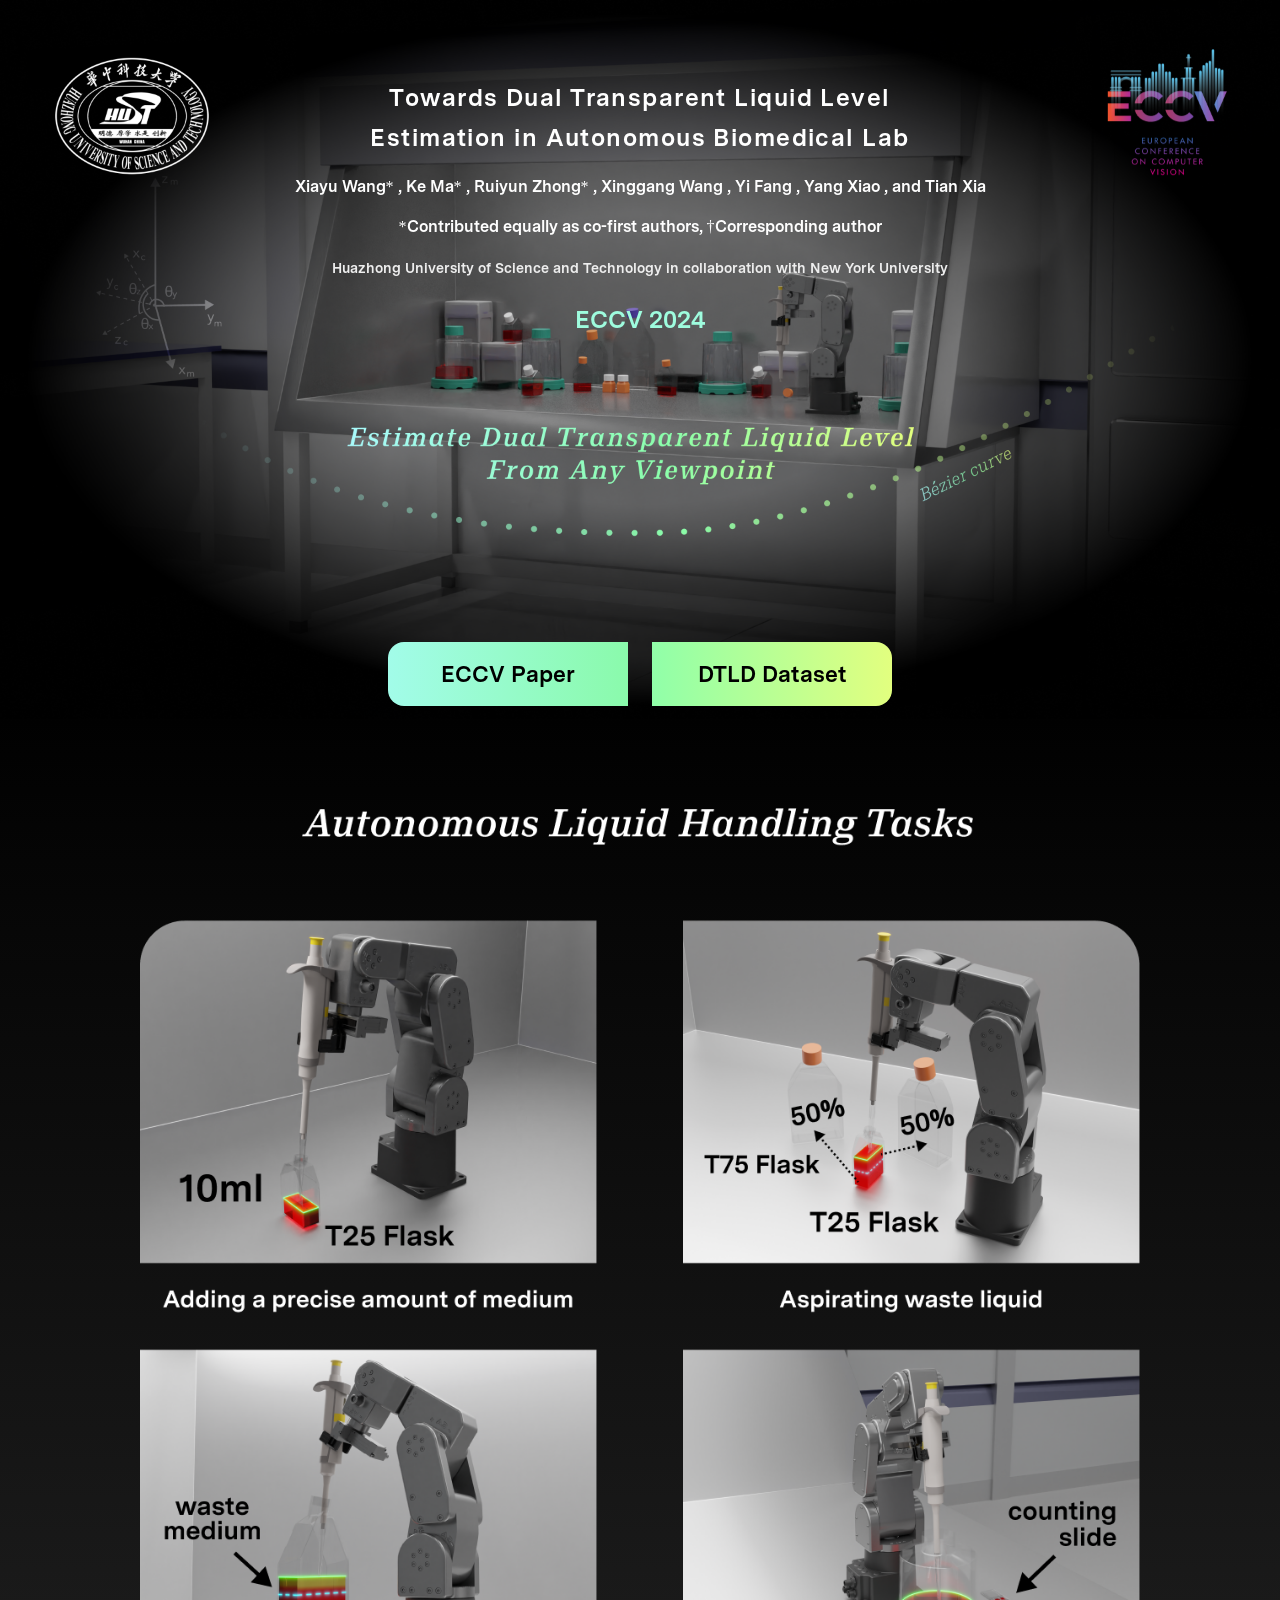
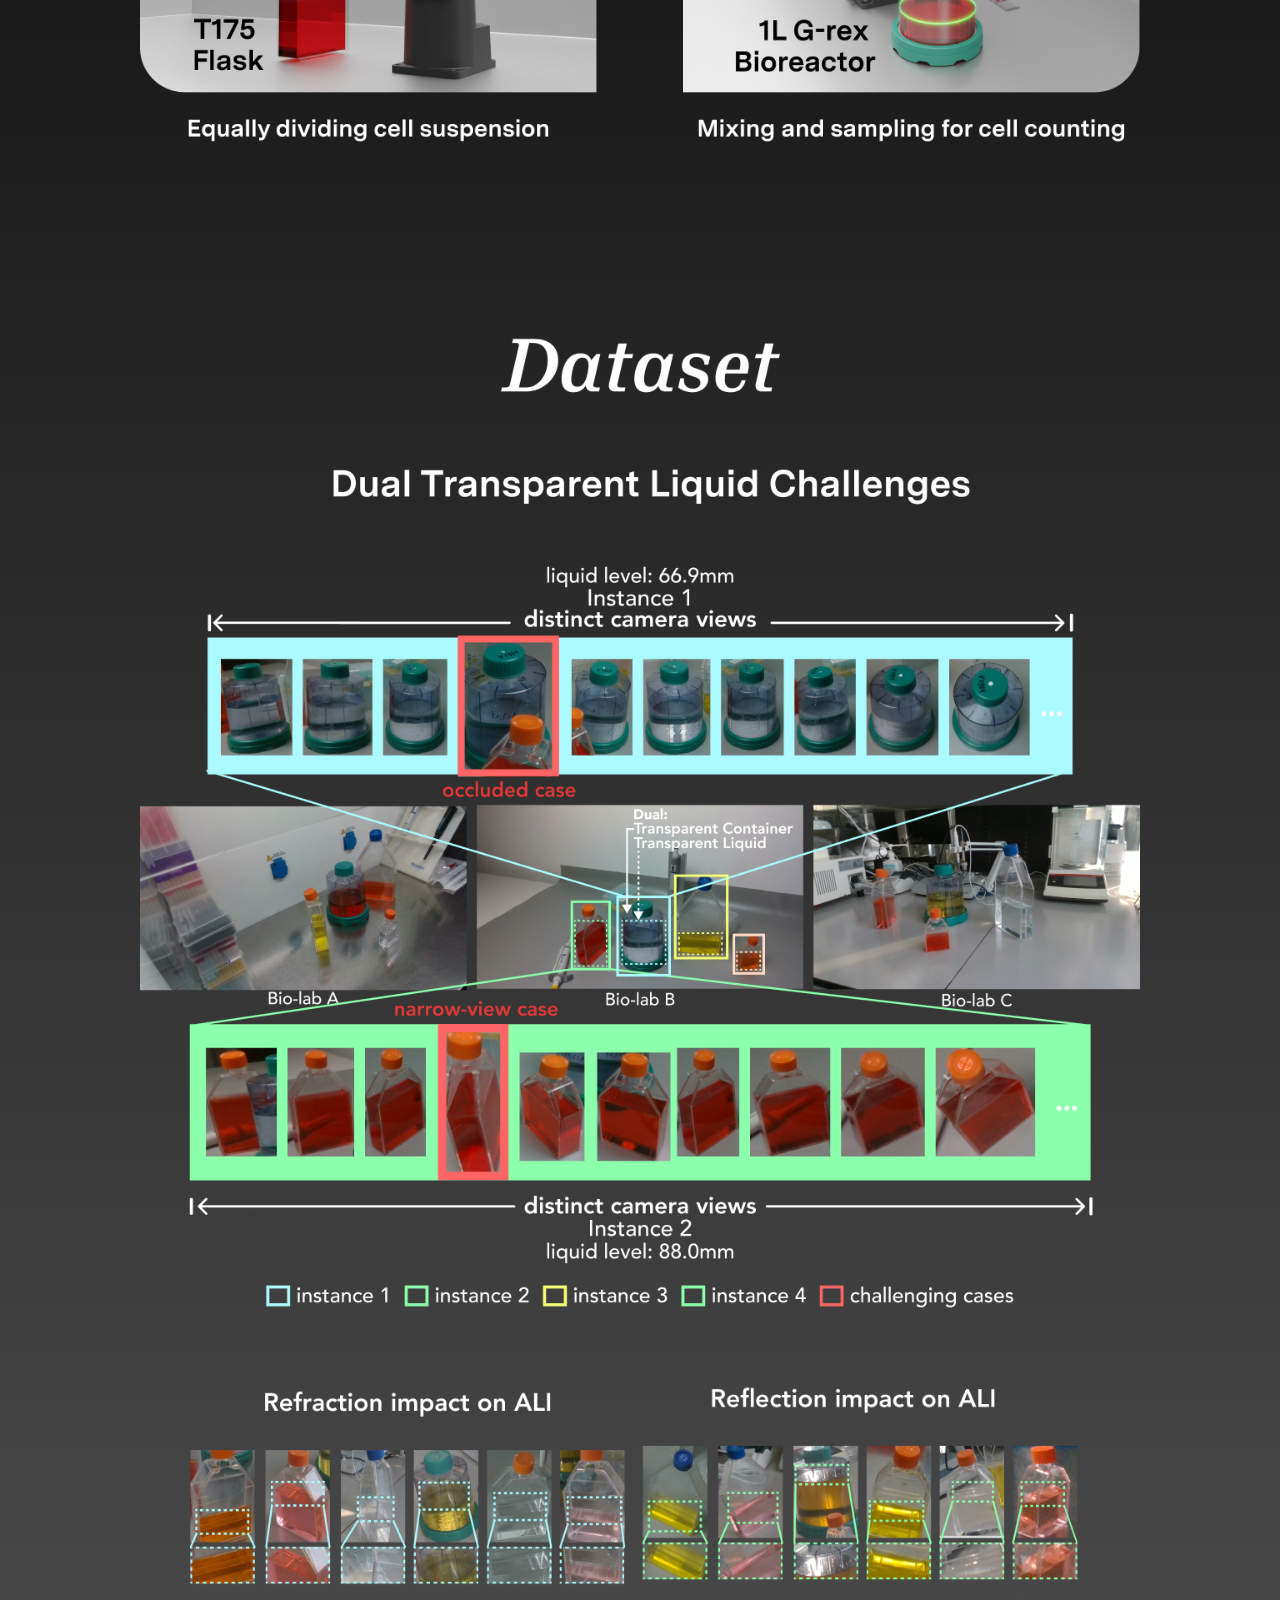
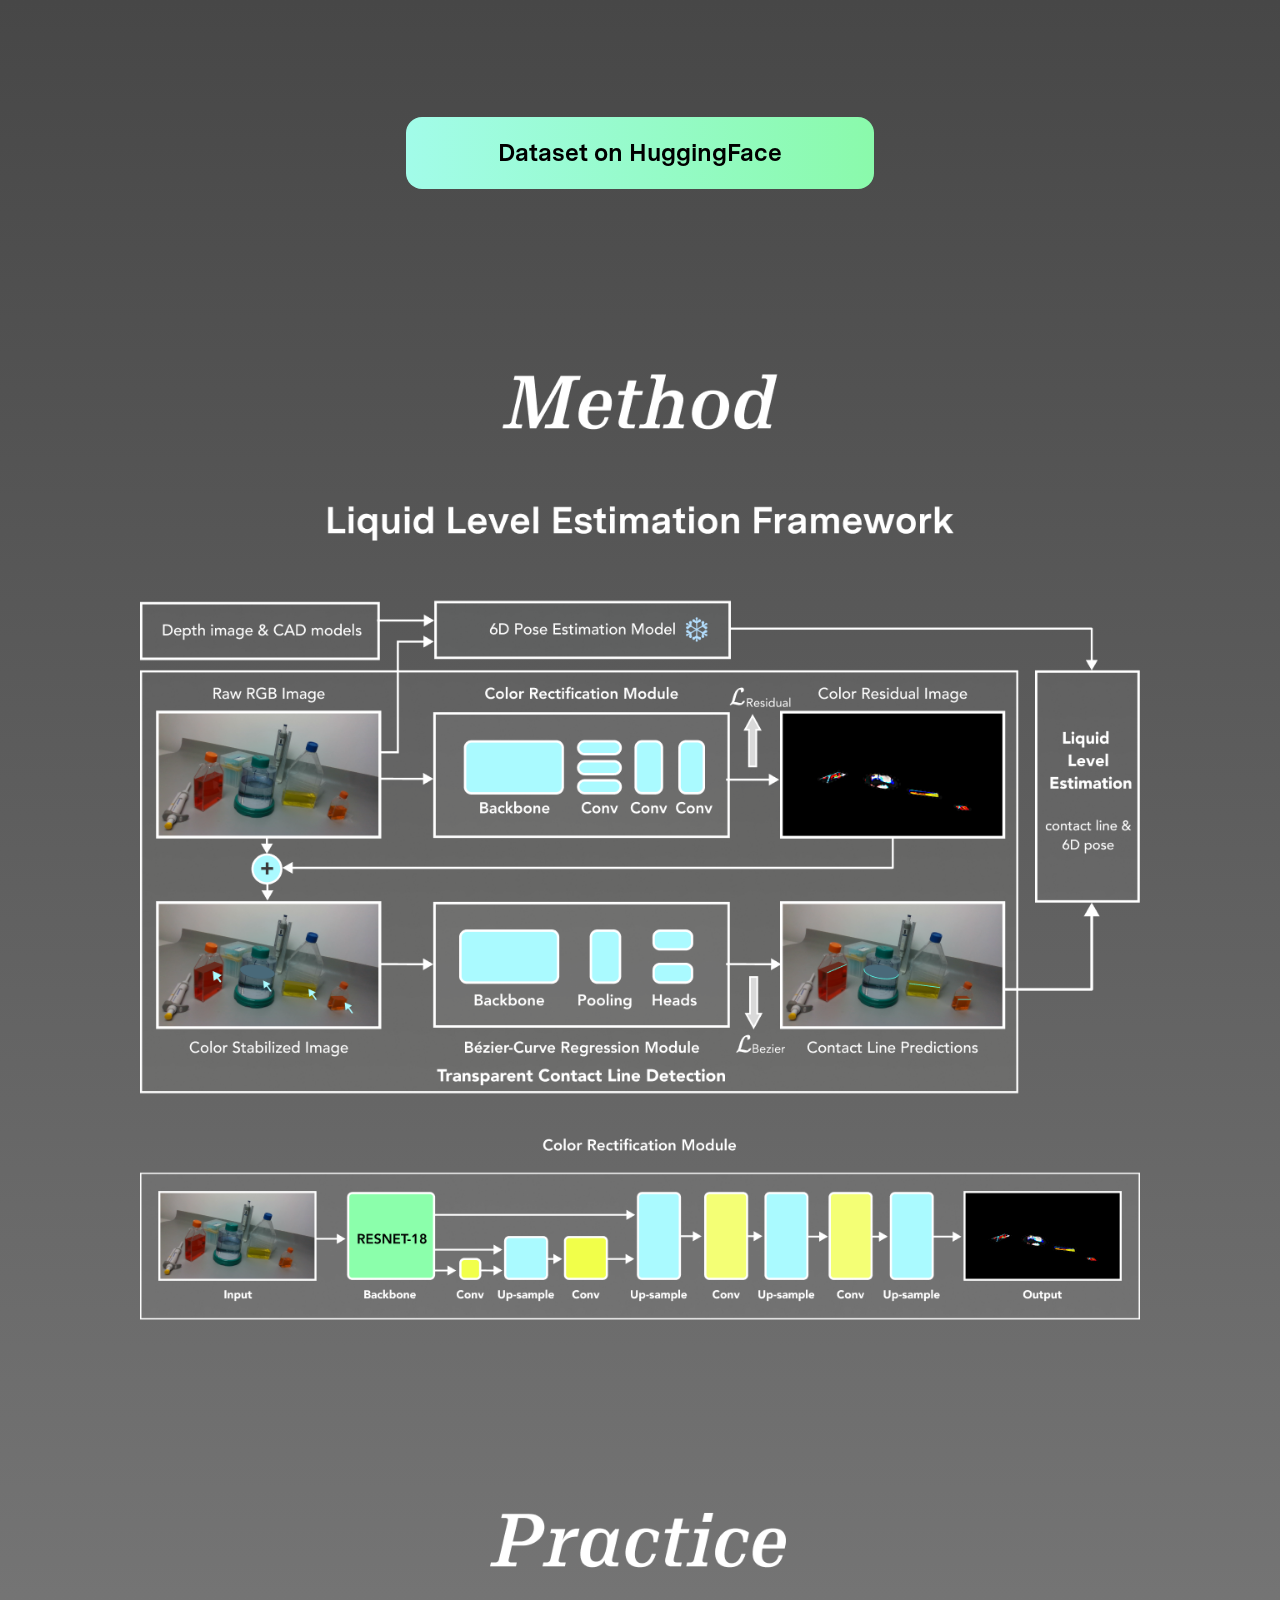
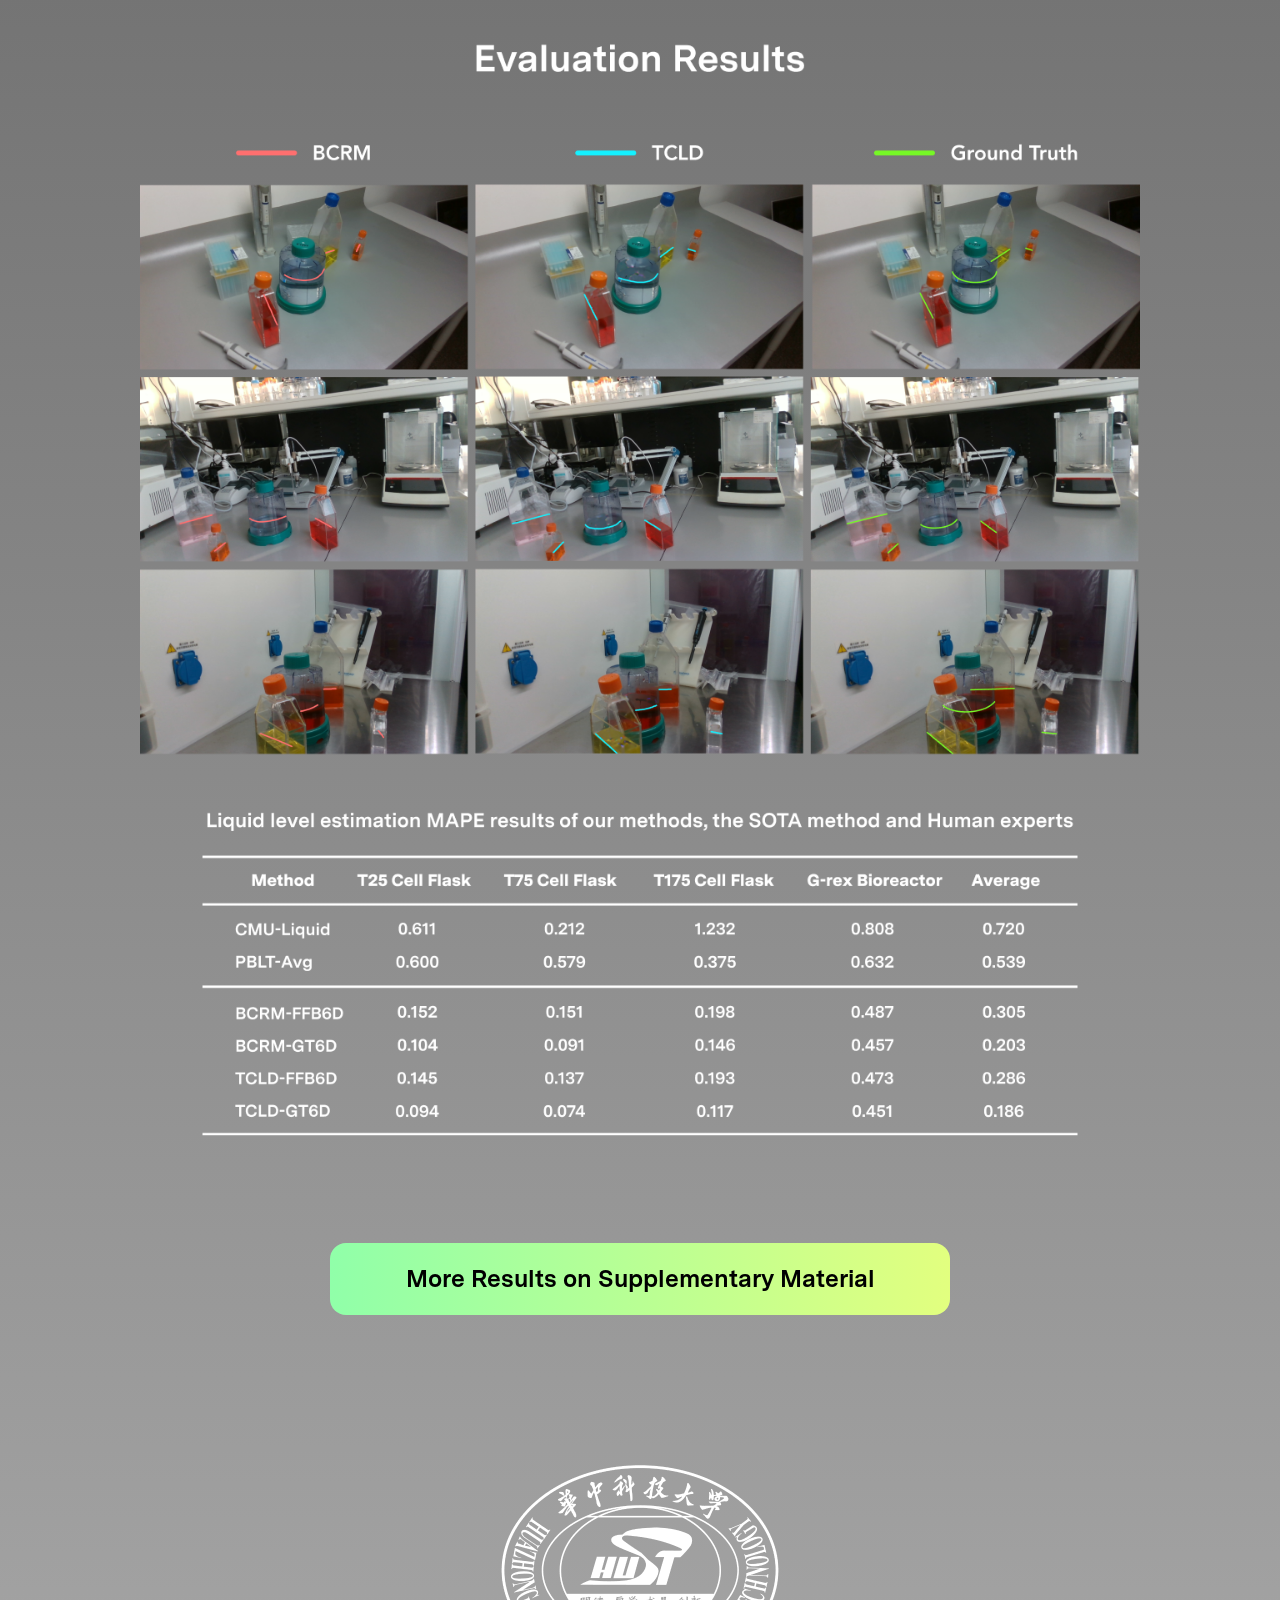
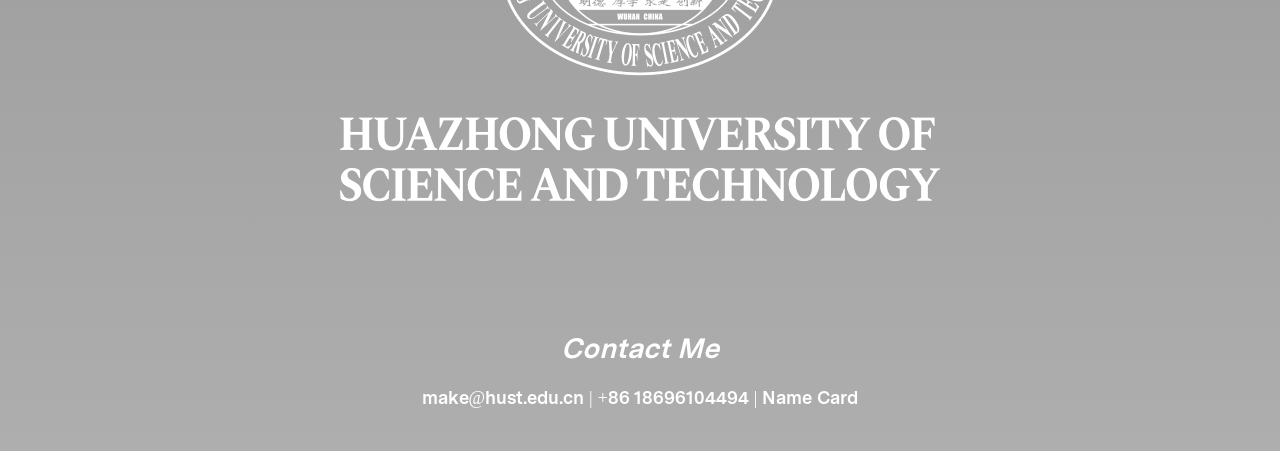
<file: index.html>
<!DOCTYPE html>
<html lang="en">
<head>
    <meta charset="UTF-8">
    <meta name="viewport" content="width=device-width, initial-scale=1.0">
    <title>Liquid Level Estimation</title>
    <link rel="stylesheet" href="style.css">
</head>
<body>
    <!-- Banner Section -->
    <header class="banner">
        <div class="banner-content">
            <h1>Towards Dual Transparent Liquid Level Estimation in Autonomous Biomedical Lab</h1>
            <h2>Xiayu Wang* , Ke Ma* , Ruiyun Zhong* , Xinggang Wang , Yi Fang , Yang Xiao , and Tian Xia</h2>
            <h2>*Contributed equally as co-first authors, †Corresponding author</h2>
            <h3>Huazhong University of Science and Technology in collaboration with New York University</h3>
            <h4><a href="https://eccv.ecva.net/" target="_blank">ECCV 2024</a></h4>
            <div class="banner-buttons">
                <a href="ECCV_Paper.pdf" target="_blank" class="btn-left">ECCV Paper</a>
                <a href="https://github.com/dualtransparency/TCLD" target="_blank" class="btn-right">DTLD Dataset</a>
            </div>
        </div>
    </header>
    <div class="content">
    <!-- First Image Section -->
    <section class="image-section">
        <img src="section1.png" alt="Autonomous Liquid Handling Tasks">
    </section>

    <!-- Second Image Section -->
    <section class="image-section">
        <img src="section2.png" alt="Dataset: Dual Transparent Liquid Challenges">
        <div class="section-btn dataset-btn">
            <a href="https://huggingface.co/datasets/z7r7y7/DLTD" target="_blank" class="btn-left">Dataset on HuggingFace</a>
        </div>
    </section>

    <!-- Third Image Section -->
    <section class="image-section">
        <img src="section3.png" alt="Method: Liquid Level Estimation Framework">
    </section>

    <!-- Fourth Image Section -->
    <section class="image-section">
        <img src="section4.png" alt="Practice: Evaluation Results">
        <div class="section-btn sp-btn">
            <a href="ECCV_SPmaterial.pdf" target="_blank" class="btn-right">More Results on Supplementary Material</a>
        </div>
    </section>

    <!-- Footer Section -->
    <footer class="footer">
        <a href="https://english.hust.edu.cn/" target="_blank"><img src="footer_logo.png" alt="Huazhong University of Science and Technology"></a>

        <p class="contact">Contact Me</p>
        <p class="contact-info"><a href="mailto:make@hust.edu.cn">make@hust.edu.cn</a> | 
    <a href="tel:+8618696104494">+86 18696104494</a> | <a href="card.pdf" target="_blank">Name Card</a></p>
    </footer>
    </div>
</body>
</html>
</file>
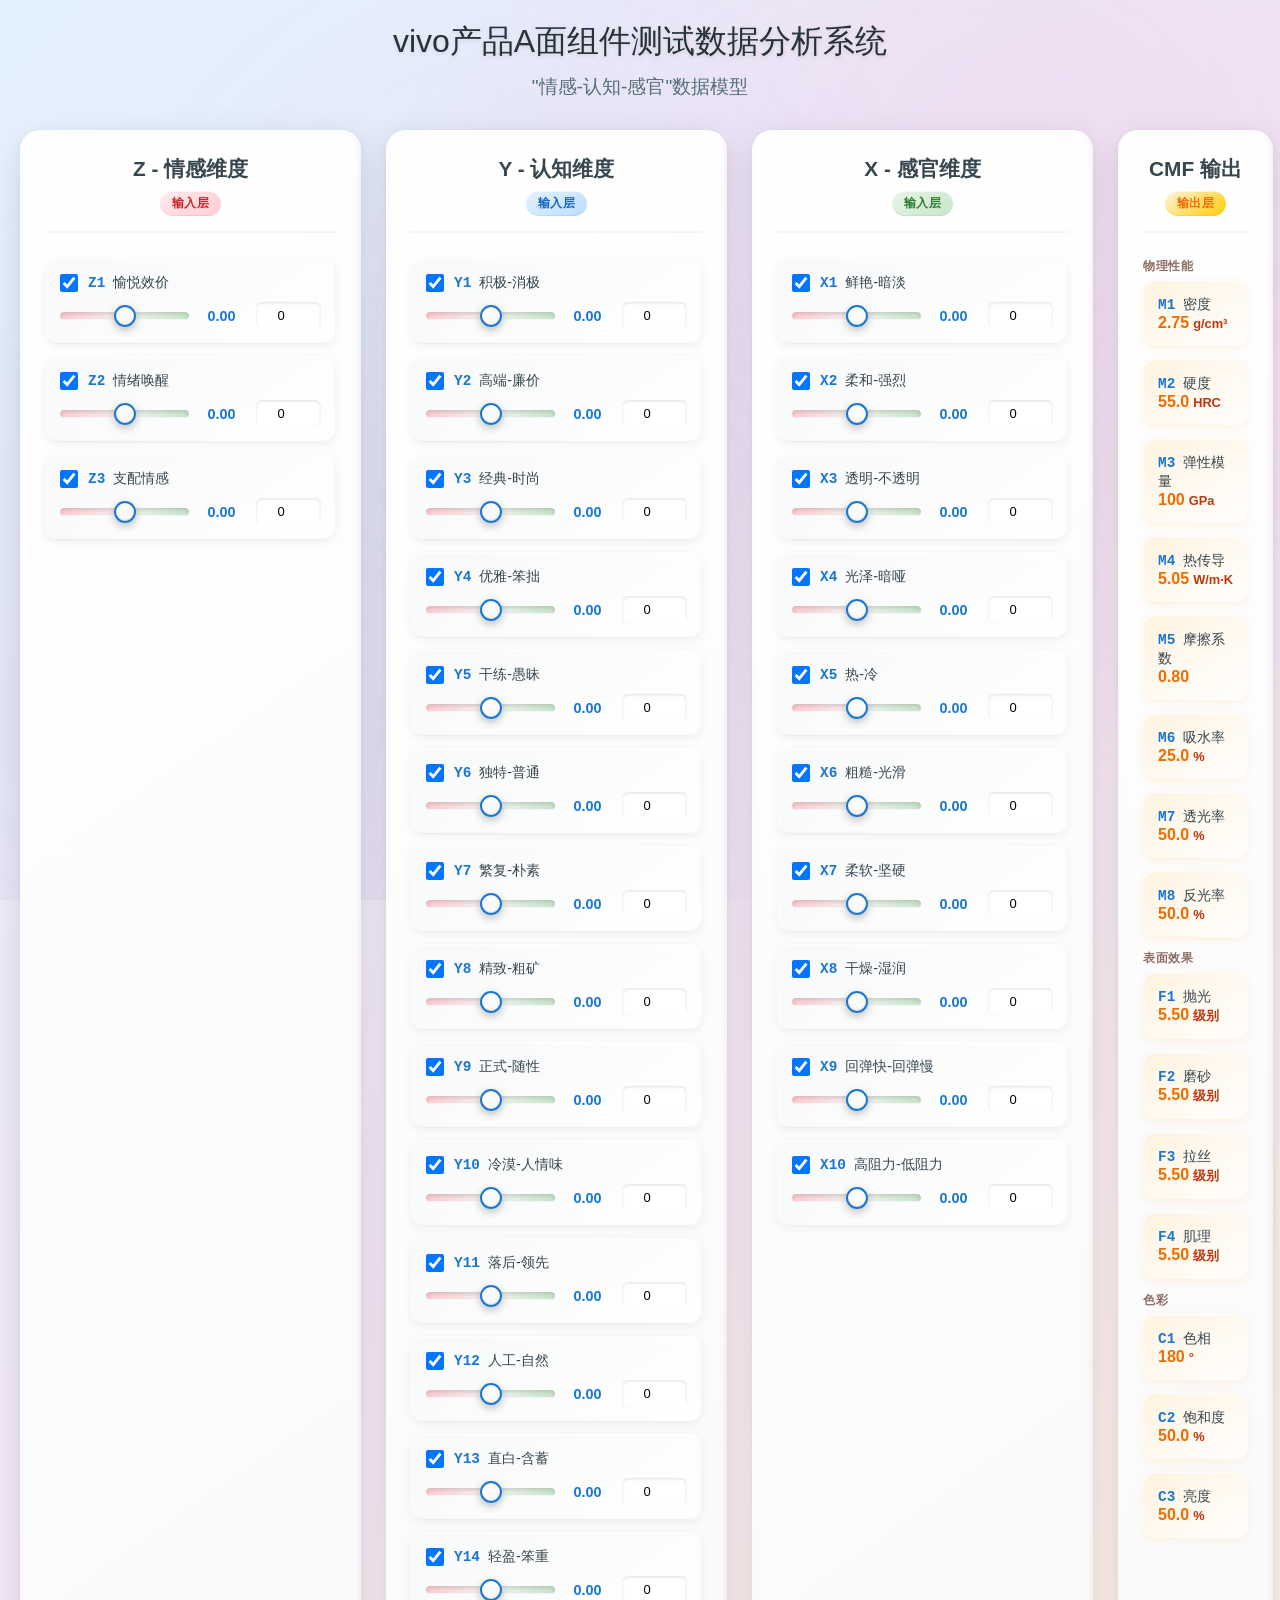
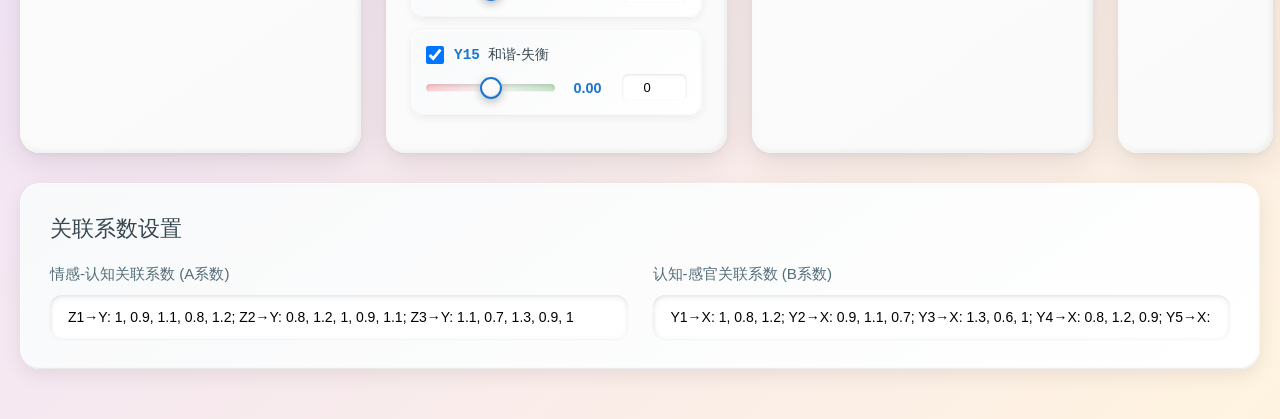
<file: vivocmf.html>
<!DOCTYPE html>
<html lang="zh-CN">
<head>
    <meta charset="UTF-8">
    <meta name="viewport" content="width=device-width, initial-scale=1.0">
    <title>CMF 设计系统</title>
    <style>
        * {
            margin: 0;
            padding: 0;
            box-sizing: border-box;
        }

        body {
            font-family: -apple-system, BlinkMacSystemFont, 'Segoe UI', 'Roboto', sans-serif;
            background: linear-gradient(135deg, #e3f2fd 0%, #f3e5f5 50%, #fff3e0 100%);
            min-height: 100vh;
            padding: 20px;
            color: #37474f;
            position: relative;
        }

        /* 纸质纹理背景 */
        body::before {
            content: '';
            position: fixed;
            top: 0;
            left: 0;
            width: 100%;
            height: 100%;
            background-image: 
                radial-gradient(circle at 20% 80%, rgba(120, 119, 198, 0.1) 0%, transparent 50%),
                radial-gradient(circle at 80% 20%, rgba(255, 119, 198, 0.1) 0%, transparent 50%),
                radial-gradient(circle at 40% 40%, rgba(120, 119, 198, 0.05) 0%, transparent 50%);
            pointer-events: none;
            z-index: -1;
        }

        .container {
            max-width: 1600px;
            margin: 0 auto;
        }

        .header {
            text-align: center;
            margin-bottom: 30px;
        }

        .header h1 {
            font-size: 2rem;
            font-weight: 300;
            margin-bottom: 10px;
            color: #263238;
            text-shadow: 0 2px 4px rgba(0,0,0,0.1);
        }

        .header p {
            font-size: 1.2rem;
            color: #546e7a;
            font-weight: 300;
        }

        /* 增强的卡片样式 - 纸质纹理 */
        .card {
            background: 
                linear-gradient(145deg, #ffffff 0%, #fafafa 100%),
                repeating-linear-gradient(
                    45deg,
                    transparent,
                    transparent 2px,
                    rgba(255, 255, 255, 0.05) 2px,
                    rgba(255, 255, 255, 0.05) 4px
                );
            border-radius: 20px;
            padding: 25px;
            margin-bottom: 25px;
            box-shadow: 
                0 8px 32px rgba(0, 0, 0, 0.12),
                0 2px 8px rgba(0, 0, 0, 0.06),
                inset 0 1px 0 rgba(255, 255, 255, 0.9),
                inset 0 -1px 0 rgba(0, 0, 0, 0.04),
                inset 2px 2px 4px rgba(255, 255, 255, 0.3),
                inset -2px -2px 4px rgba(0, 0, 0, 0.05);
            border: 1px solid rgba(255, 255, 255, 0.8);
            position: relative;
        }

        .card::before {
            content: '';
            position: absolute;
            top: 0;
            left: 0;
            right: 0;
            bottom: 0;
            border-radius: 20px;
            background: 
                radial-gradient(circle at 30% 20%, rgba(255, 255, 255, 0.1) 0%, transparent 50%),
                radial-gradient(circle at 70% 80%, rgba(0, 0, 0, 0.02) 0%, transparent 50%);
            pointer-events: none;
        }

        .card:hover {
            transform: translateY(-3px);
            box-shadow: 
                0 16px 48px rgba(0, 0, 0, 0.15),
                0 4px 16px rgba(0, 0, 0, 0.08),
                inset 0 1px 0 rgba(255, 255, 255, 0.9),
                inset 0 -1px 0 rgba(0, 0, 0, 0.04),
                inset 2px 2px 4px rgba(255, 255, 255, 0.4),
                inset -2px -2px 4px rgba(0, 0, 0, 0.06);
            transition: all 0.4s cubic-bezier(0.4, 0, 0.2, 1);
        }

        /* 系数配置面板 */
        .coefficients-panel {
            background: 
                linear-gradient(145deg, #f8f9fa 0%, #ffffff 100%),
                repeating-linear-gradient(
                    90deg,
                    transparent,
                    transparent 1px,
                    rgba(0, 0, 0, 0.02) 1px,
                    rgba(0, 0, 0, 0.02) 2px
                );
            border-radius: 20px;
            padding: 30px;
            margin-bottom: 30px;
            box-shadow: 
                0 6px 20px rgba(0, 0, 0, 0.08),
                inset 0 1px 0 rgba(255, 255, 255, 0.9),
                inset 0 -1px 0 rgba(0, 0, 0, 0.03),
                inset 1px 1px 2px rgba(255, 255, 255, 0.5),
                inset -1px -1px 2px rgba(0, 0, 0, 0.05);
        }

        .coefficients-title {
            font-size: 1.4rem;
            font-weight: 500;
            margin-bottom: 20px;
            color: #37474f;
        }

        .coefficient-inputs {
            display: grid;
            grid-template-columns: 1fr 1fr;
            gap: 25px;
        }

        .input-group {
            display: flex;
            flex-direction: column;
        }

        .input-group label {
            margin-bottom: 10px;
            font-weight: 500;
            color: #546e7a;
            font-size: 0.95rem;
        }

        .input-group input {
            padding: 14px 18px;
            border: none;
            border-radius: 12px;
            font-size: 14px;
            background: #ffffff;
            box-shadow: 
                inset 0 2px 6px rgba(0, 0, 0, 0.08),
                inset 0 -1px 0 rgba(255, 255, 255, 0.9),
                inset 1px 1px 3px rgba(0, 0, 0, 0.05),
                0 1px 2px rgba(0, 0, 0, 0.04);
            transition: all 0.3s ease;
        }

        .input-group input:focus {
            outline: none;
            box-shadow: 
                inset 0 2px 6px rgba(0, 0, 0, 0.1),
                0 0 0 3px rgba(33, 150, 243, 0.1),
                0 2px 8px rgba(33, 150, 243, 0.2),
                inset 1px 1px 3px rgba(0, 0, 0, 0.08);
        }

        /* 主要内容区域 */
        .main-content {
            display: grid;
            grid-template-columns: 1fr 1fr 1fr 1fr;
            gap: 25px;
            margin-bottom: 30px;
        }

        .dimension-section {
            background: 
                linear-gradient(145deg, #ffffff 0%, #fafafa 100%),
                repeating-linear-gradient(
                    45deg,
                    transparent,
                    transparent 1px,
                    rgba(255, 255, 255, 0.1) 1px,
                    rgba(255, 255, 255, 0.1) 2px
                );
            border-radius: 20px;
            padding: 25px;
            box-shadow: 
                0 8px 32px rgba(0, 0, 0, 0.1),
                0 2px 8px rgba(0, 0, 0, 0.05),
                inset 0 1px 0 rgba(255, 255, 255, 0.9),
                inset 2px 2px 6px rgba(255, 255, 255, 0.4),
                inset -2px -2px 6px rgba(0, 0, 0, 0.06);
            position: relative;
        }

        .section-header {
            text-align: center;
            margin-bottom: 25px;
            padding-bottom: 15px;
            border-bottom: 2px solid #f5f5f5;
            box-shadow: inset 0 -1px 0 rgba(255, 255, 255, 0.8);
        }

        .section-title {
            font-size: 1.3rem;
            font-weight: 600;
            margin-bottom: 8px;
            color: #37474f;
        }

        /* 增强的参数项样式 */
        .parameter-item {
            background: 
                linear-gradient(145deg, #f8f9fa 0%, #ffffff 100%),
                repeating-linear-gradient(
                    135deg,
                    transparent,
                    transparent 0.5px,
                    rgba(0, 0, 0, 0.01) 0.5px,
                    rgba(0, 0, 0, 0.01) 1px
                );
            border-radius: 12px;
            padding: 15px;
            margin-bottom: 12px;
            box-shadow: 
                0 2px 8px rgba(0, 0, 0, 0.06),
                inset 0 1px 0 rgba(255, 255, 255, 0.9),
                inset 0 -1px 0 rgba(0, 0, 0, 0.03),
                inset 1px 1px 3px rgba(255, 255, 255, 0.6),
                inset -1px -1px 3px rgba(0, 0, 0, 0.04);
            transition: all 0.3s ease;
        }

        .parameter-item:hover {
            transform: translateY(-1px);
            box-shadow: 
                0 4px 12px rgba(0, 0, 0, 0.08),
                inset 0 1px 0 rgba(255, 255, 255, 0.9),
                inset 0 -1px 0 rgba(0, 0, 0, 0.03),
                inset 1px 1px 3px rgba(255, 255, 255, 0.7),
                inset -1px -1px 3px rgba(0, 0, 0, 0.05);
        }

        .parameter-item.disabled {
            opacity: 0.4;
            /* 移除 pointer-events: none; 让checkbox始终可点击 */
            transform: none !important;
        }

        .parameter-item.hidden {
            display: none;
        }

        .parameter-header {
            display: flex;
            align-items: center;
            margin-bottom: 10px;
        }

        .parameter-toggle {
            margin-right: 10px;
        }

        /* 原生checkbox样式 */
        .native-checkbox {
            width: 18px;
            height: 18px;
            margin-right: 10px;
            cursor: pointer;
            /* 确保始终可点击，不受disabled影响 */
        }

        .parameter-label {
            font-weight: 500;
            color: #37474f;
            font-size: 0.9rem;
            flex: 1;
        }

        .parameter-code {
            font-family: 'Monaco', monospace;
            color: #1976d2;
            font-weight: 600;
            margin-right: 8px;
        }

        .parameter-controls {
            display: flex;
            align-items: center;
            gap: 12px;
        }

        .slider-container {
            flex: 1;
            display: flex;
            align-items: center;
            gap: 10px;
        }

        .slider {
            flex: 1;
            height: 8px;
            border-radius: 4px;
            background: 
                linear-gradient(to right, #ffcdd2 0%, #f5f5f5 50%, #c8e6c9 100%),
                linear-gradient(45deg, transparent 49%, rgba(255,255,255,0.1) 50%, transparent 51%);
            outline: none;
            appearance: none;
            cursor: pointer;
            box-shadow: 
                inset 0 2px 4px rgba(0, 0, 0, 0.15),
                inset 0 -1px 0 rgba(255, 255, 255, 0.8);
        }

        .slider::-webkit-slider-thumb {
            appearance: none;
            width: 22px;
            height: 22px;
            border-radius: 50%;
            background: 
                linear-gradient(145deg, #ffffff 0%, #f5f5f5 100%),
                radial-gradient(circle at 30% 30%, rgba(255,255,255,0.8) 0%, transparent 70%);
            cursor: pointer;
            border: 2px solid #1976d2;
            box-shadow: 
                0 3px 8px rgba(0, 0, 0, 0.25),
                inset 0 1px 0 rgba(255, 255, 255, 0.9),
                inset 0 -1px 1px rgba(0, 0, 0, 0.1);
        }

        .slider::-moz-range-thumb {
            width: 22px;
            height: 22px;
            border-radius: 50%;
            background: 
                linear-gradient(145deg, #ffffff 0%, #f5f5f5 100%);
            cursor: pointer;
            border: 2px solid #1976d2;
            box-shadow: 
                0 3px 8px rgba(0, 0, 0, 0.25),
                inset 0 1px 0 rgba(255, 255, 255, 0.9);
        }

        .value-display {
            min-width: 45px;
            text-align: center;
            font-weight: 600;
            color: #1976d2;
            font-size: 0.9rem;
        }

        .number-input {
            width: 65px;
            padding: 6px 8px;
            border: none;
            border-radius: 6px;
            text-align: center;
            font-size: 13px;
            background: #ffffff;
            box-shadow: 
                inset 0 1px 3px rgba(0, 0, 0, 0.12),
                inset 0 -1px 0 rgba(255, 255, 255, 0.9),
                0 1px 1px rgba(255, 255, 255, 0.8);
        }

        /* 增强的开关样式 */
        .toggle {
            position: relative;
            display: inline-block;
            width: 44px;
            height: 22px;
        }

        .toggle input {
            opacity: 0;
            width: 0;
            height: 0;
        }

        .toggle-slider {
            position: absolute;
            cursor: pointer;
            top: 0;
            left: 0;
            right: 0;
            bottom: 0;
            background: 
                linear-gradient(145deg, #ccc 0%, #999 100%),
                repeating-linear-gradient(90deg, transparent, transparent 1px, rgba(0,0,0,0.05) 1px, rgba(0,0,0,0.05) 2px);
            transition: .4s;
            border-radius: 22px;
            box-shadow: 
                inset 0 2px 4px rgba(0, 0, 0, 0.2),
                inset 0 -1px 0 rgba(255, 255, 255, 0.5),
                0 1px 2px rgba(0, 0, 0, 0.1);
        }

        .toggle-slider:before {
            position: absolute;
            content: "";
            height: 18px;
            width: 18px;
            left: 2px;
            bottom: 2px;
            background: 
                linear-gradient(145deg, #ffffff 0%, #f5f5f5 100%),
                radial-gradient(circle at 30% 30%, rgba(255,255,255,0.9) 0%, transparent 70%);
            transition: .4s;
            border-radius: 50%;
            box-shadow: 
                0 2px 4px rgba(0, 0, 0, 0.3),
                inset 0 1px 0 rgba(255, 255, 255, 0.9),
                inset 0 -1px 1px rgba(0, 0, 0, 0.1);
        }

        .toggle input:checked + .toggle-slider {
            background: 
                linear-gradient(145deg, #1976d2 0%, #1565c0 100%),
                repeating-linear-gradient(90deg, transparent, transparent 1px, rgba(255,255,255,0.1) 1px, rgba(255,255,255,0.1) 2px);
        }

        .toggle input:checked + .toggle-slider:before {
            transform: translateX(22px);
        }

        /* 输出区域样式 */
        .output-item {
            background: 
                linear-gradient(145deg, #fff3e0 0%, #ffffff 100%),
                repeating-linear-gradient(135deg, transparent, transparent 1px, rgba(255,152,0,0.02) 1px, rgba(255,152,0,0.02) 2px);
            border-radius: 12px;
            padding: 15px;
            margin-bottom: 12px;
            box-shadow: 
                0 2px 8px rgba(255, 152, 0, 0.1),
                inset 0 1px 0 rgba(255, 255, 255, 0.9),
                inset 0 -1px 0 rgba(255, 152, 0, 0.05),
                inset 1px 1px 2px rgba(255, 255, 255, 0.6),
                inset -1px -1px 2px rgba(255, 152, 0, 0.04);
        }

        .output-value {
            font-weight: 600;
            color: #ef6c00;
            font-size: 1rem;
        }

        .output-unit {
            font-size: 0.8rem;
            color: #bf360c;
            margin-left: 4px;
        }

        .output-category {
            font-size: 0.75rem;
            color: #8d6e63;
            margin-bottom: 5px;
            text-transform: uppercase;
            letter-spacing: 0.5px;
            font-weight: 600;
        }

        /* 徽章样式 */
        .badge {
            display: inline-block;
            padding: 4px 12px;
            border-radius: 20px;
            font-size: 0.75rem;
            font-weight: 600;
            text-transform: uppercase;
            letter-spacing: 0.5px;
        }

        .emotion-badge {
            background: 
                linear-gradient(145deg, #ffebee 0%, #ffcdd2 100%),
                repeating-linear-gradient(45deg, transparent, transparent 1px, rgba(255,255,255,0.1) 1px, rgba(255,255,255,0.1) 2px);
            color: #c62828;
            box-shadow: 
                inset 0 1px 0 rgba(255, 255, 255, 0.6),
                inset 0 -1px 0 rgba(198, 40, 40, 0.1);
        }

        .cognition-badge {
            background: 
                linear-gradient(145deg, #e3f2fd 0%, #bbdefb 100%),
                repeating-linear-gradient(45deg, transparent, transparent 1px, rgba(255,255,255,0.1) 1px, rgba(255,255,255,0.1) 2px);
            color: #1565c0;
            box-shadow: 
                inset 0 1px 0 rgba(255, 255, 255, 0.6),
                inset 0 -1px 0 rgba(21, 101, 192, 0.1);
        }

        .sensation-badge {
            background: 
                linear-gradient(145deg, #e8f5e8 0%, #c8e6c9 100%),
                repeating-linear-gradient(45deg, transparent, transparent 1px, rgba(255,255,255,0.1) 1px, rgba(255,255,255,0.1) 2px);
            color: #2e7d32;
            box-shadow: 
                inset 0 1px 0 rgba(255, 255, 255, 0.6),
                inset 0 -1px 0 rgba(46, 125, 50, 0.1);
        }

        .output-badge {
            background: 
                linear-gradient(145deg, #fff3e0 0%, #ffcc02 100%),
                repeating-linear-gradient(45deg, transparent, transparent 1px, rgba(255,255,255,0.1) 1px, rgba(255,255,255,0.1) 2px);
            color: #ef6c00;
            box-shadow: 
                inset 0 1px 0 rgba(255, 255, 255, 0.6),
                inset 0 -1px 0 rgba(239, 108, 0, 0.1);
        }

        /* 贴纸动效 - 空气吹动纸片的自然效果 */
        @keyframes paperFloat {
            0% {
                opacity: 0;
                transform: translateY(-25px) translateX(-8px) rotateX(-20deg) rotateZ(-3deg) scale(0.9);
                box-shadow: 
                    0 0 0 rgba(0, 0, 0, 0),
                    inset 0 0 0 rgba(255, 255, 255, 0);
                filter: blur(2px);
            }
            30% {
                opacity: 0.6;
                transform: translateY(-8px) translateX(3px) rotateX(-8deg) rotateZ(1deg) scale(0.95);
                box-shadow: 
                    0 6px 16px rgba(0, 0, 0, 0.06),
                    inset 0 2px 4px rgba(255, 255, 255, 0.4);
                filter: blur(1px);
            }
            60% {
                opacity: 0.9;
                transform: translateY(2px) translateX(-2px) rotateX(-2deg) rotateZ(0.5deg) scale(1.02);
                box-shadow: 
                    0 8px 24px rgba(0, 0, 0, 0.08),
                    inset 0 2px 6px rgba(255, 255, 255, 0.6);
                filter: blur(0px);
            }
            100% {
                opacity: 1;
                transform: translateY(0) translateX(0) rotateX(0deg) rotateZ(0deg) scale(1);
                box-shadow: 
                    0 2px 8px rgba(0, 0, 0, 0.06),
                    inset 0 1px 0 rgba(255, 255, 255, 0.9),
                    inset 0 -1px 0 rgba(0, 0, 0, 0.03),
                    inset 1px 1px 3px rgba(255, 255, 255, 0.6),
                    inset -1px -1px 3px rgba(0, 0, 0, 0.04);
                filter: blur(0px);
            }
        }

        @keyframes paperDrift {
            0% {
                opacity: 1;
                transform: translateY(0) translateX(0) rotateX(0deg) rotateZ(0deg) scale(1);
                filter: blur(0px);
            }
            30% {
                opacity: 0.7;
                transform: translateY(-3px) translateX(-8px) rotateX(8deg) rotateZ(-2deg) scale(0.98);
                filter: blur(0.5px);
            }
            60% {
                opacity: 0.4;
                transform: translateY(-12px) translateX(-20px) rotateX(25deg) rotateZ(-5deg) scale(0.92);
                filter: blur(2px);
            }
            100% {
                opacity: 0;
                transform: translateY(-30px) translateX(-40px) rotateX(45deg) rotateZ(-8deg) scale(0.8);
                filter: blur(4px);
            }
        }

        @keyframes paperGentleIn {
            0% {
                opacity: 0;
                transform: translateX(-35px) translateY(-10px) rotateZ(-2deg) scale(0.92);
                filter: blur(2px);
            }
            40% {
                opacity: 0.7;
                transform: translateX(4px) translateY(-2px) rotateZ(0.5deg) scale(1.01);
                filter: blur(0.5px);
            }
            70% {
                opacity: 0.95;
                transform: translateX(-1px) translateY(1px) rotateZ(-0.2deg) scale(1.005);
                filter: blur(0px);
            }
            100% {
                opacity: 1;
                transform: translateX(0) translateY(0) rotateZ(0deg) scale(1);
                filter: blur(0px);
            }
        }

        @keyframes paperGentleOut {
            0% {
                opacity: 1;
                transform: translateX(0) translateY(0) rotateZ(0deg) scale(1);
                filter: blur(0px);
            }
            25% {
                opacity: 0.8;
                transform: translateX(-8px) translateY(-3px) rotateZ(-1deg) scale(0.98);
                filter: blur(1px);
            }
            60% {
                opacity: 0.3;
                transform: translateX(-25px) translateY(-8px) rotateZ(-3deg) scale(0.9);
                filter: blur(3px);
            }
            100% {
                opacity: 0;
                transform: translateX(-45px) translateY(-15px) rotateZ(-5deg) scale(0.8);
                filter: blur(5px);
            }
        }

        /* 参数项动画应用 */
        .parameter-item {
            animation: paperFloat 1.2s cubic-bezier(0.25, 0.46, 0.45, 0.94) forwards;
            will-change: transform, opacity, filter;
            opacity: 0;
        }

        .parameter-item.appearing {
            animation: paperGentleIn 0.8s cubic-bezier(0.34, 1.56, 0.64, 1) forwards;
            opacity: 0;
        }

        .parameter-item.disappearing {
            animation: paperGentleOut 0.7s cubic-bezier(0.55, 0.085, 0.68, 0.53) forwards;
        }

        .parameter-item.drifting {
            animation: paperDrift 0.9s cubic-bezier(0.55, 0.085, 0.68, 0.53) forwards;
        }

        /* 分层延迟 - 创建波浪效果 */
        .parameter-item:nth-child(1) { animation-delay: 0.1s; }
        .parameter-item:nth-child(2) { animation-delay: 0.2s; }
        .parameter-item:nth-child(3) { animation-delay: 0.3s; }
        .parameter-item:nth-child(4) { animation-delay: 0.4s; }
        .parameter-item:nth-child(5) { animation-delay: 0.5s; }
        .parameter-item:nth-child(6) { animation-delay: 0.6s; }
        .parameter-item:nth-child(7) { animation-delay: 0.7s; }
        .parameter-item:nth-child(8) { animation-delay: 0.8s; }
        .parameter-item:nth-child(9) { animation-delay: 0.9s; }
        .parameter-item:nth-child(10) { animation-delay: 1.0s; }
        .parameter-item:nth-child(11) { animation-delay: 1.1s; }
        .parameter-item:nth-child(12) { animation-delay: 1.2s; }
        .parameter-item:nth-child(13) { animation-delay: 1.3s; }
        .parameter-item:nth-child(14) { animation-delay: 1.4s; }
        .parameter-item:nth-child(15) { animation-delay: 1.5s; }

        /* 禁用动画时的性能优化 */
        @media (prefers-reduced-motion: reduce) {
            .parameter-item {
                animation: none;
                transition: none;
                opacity: 1;
            }
        }

        /* 卡片区域初始加载动画 */
        .dimension-section {
            animation: sectionRise 1.0s cubic-bezier(0.25, 0.46, 0.45, 0.94) forwards;
            opacity: 0;
        }

        .dimension-section:nth-child(1) { animation-delay: 0.05s; }
        .dimension-section:nth-child(2) { animation-delay: 0.15s; }
        .dimension-section:nth-child(3) { animation-delay: 0.25s; }
        .dimension-section:nth-child(4) { animation-delay: 0.35s; }

        @keyframes sectionRise {
            0% {
                opacity: 0;
                transform: translateY(40px) scale(0.95);
                filter: blur(3px);
            }
            60% {
                opacity: 0.8;
                transform: translateY(-5px) scale(1.01);
                filter: blur(0px);
            }
            100% {
                opacity: 1;
                transform: translateY(0) scale(1);
                filter: blur(0px);
            }
        }

        /* 响应式设计 */
        @media (max-width: 1200px) {
            .main-content {
                grid-template-columns: 1fr 1fr;
                gap: 20px;
            }
        }

        @media (max-width: 768px) {
            .main-content {
                grid-template-columns: 1fr;
            }
            
            .coefficient-inputs {
                grid-template-columns: 1fr;
            }
        }
    </style>
</head>
<body>
    <div class="container">
        <div class="header">
            <h1>vivo产品A面组件测试数据分析系统</h1>
            <p>"情感-认知-感官"数据模型</p>
        </div>

        <div class="main-content">
            <!-- 情感维度 -->
            <div class="dimension-section">
                <div class="section-header">
                    <div class="section-title">Z - 情感维度</div>
                    <div class="badge emotion-badge">输入层</div>
                </div>
                <div id="emotion-params"></div>
            </div>

            <!-- 认知维度 -->
            <div class="dimension-section">
                <div class="section-header">
                    <div class="section-title">Y - 认知维度</div>
                    <div class="badge cognition-badge">输入层</div>
                </div>
                <div id="cognition-params"></div>
            </div>

            <!-- 感官维度 -->
            <div class="dimension-section">
                <div class="section-header">
                    <div class="section-title">X - 感官维度</div>
                    <div class="badge sensation-badge">输入层</div>
                </div>
                <div id="sensation-params"></div>
            </div>

            <!-- CMF输出 -->
            <div class="dimension-section">
                <div class="section-header">
                    <div class="section-title">CMF 输出</div>
                    <div class="badge output-badge">输出层</div>
                </div>
                <div id="output-params"></div>
            </div>
        </div>

        <div class="coefficients-panel">
            <h3 class="coefficients-title">关联系数设置</h3>
            <div class="coefficient-inputs" id="coefficient-inputs">
                <!-- 系数输入框将动态生成 -->
            </div>
        </div>
    </div>

    <script>
        console.log("CMF系统开始初始化");

        // 完整的参数定义
        const allParameters = {
            emotions: {
                "Z1": "愉悦效价",
                "Z2": "情绪唤醒", 
                "Z3": "支配情感"
            },
            cognitions: {
                "Y1": "积极-消极", "Y2": "高端-廉价", "Y3": "经典-时尚", "Y4": "优雅-笨拙", "Y5": "干练-愚昧",
                "Y6": "独特-普通", "Y7": "繁复-朴素", "Y8": "精致-粗矿", "Y9": "正式-随性", "Y10": "冷漠-人情味",
                "Y11": "落后-领先", "Y12": "人工-自然", "Y13": "直白-含蓄", "Y14": "轻盈-笨重", "Y15": "和谐-失衡"
            },
            sensations: {
                "X1": "鲜艳-暗淡", "X2": "柔和-强烈", "X3": "透明-不透明", "X4": "光泽-暗哑", "X5": "热-冷",
                "X6": "粗糙-光滑", "X7": "柔软-坚硬", "X8": "干燥-湿润", "X9": "回弹快-回弹慢", "X10": "高阻力-低阻力"
            },
            outputs: {
                "M1": { "name": "密度", "range": [0.5, 5.0], "unit": "g/cm³", "category": "物理性能" },
                "M2": { "name": "硬度", "range": [10, 100], "unit": "HRC", "category": "物理性能" },
                "M3": { "name": "弹性模量", "range": [0.1, 200], "unit": "GPa", "category": "物理性能" },
                "M4": { "name": "热传导", "range": [0.1, 10], "unit": "W/m·K", "category": "物理性能" },
                "M5": { "name": "摩擦系数", "range": [0.1, 1.5], "unit": "", "category": "物理性能" },
                "M6": { "name": "吸水率", "range": [0, 50], "unit": "%", "category": "物理性能" },
                "M7": { "name": "透光率", "range": [0, 100], "unit": "%", "category": "物理性能" },
                "M8": { "name": "反光率", "range": [0, 100], "unit": "%", "category": "物理性能" },
                "F1": { "name": "抛光", "range": [1, 10], "unit": "级别", "category": "表面效果" },
                "F2": { "name": "磨砂", "range": [1, 10], "unit": "级别", "category": "表面效果" },
                "F3": { "name": "拉丝", "range": [1, 10], "unit": "级别", "category": "表面效果" },
                "F4": { "name": "肌理", "range": [1, 10], "unit": "级别", "category": "表面效果" },
                "C1": { "name": "色相", "range": [0, 360], "unit": "°", "category": "色彩" },
                "C2": { "name": "饱和度", "range": [0, 100], "unit": "%", "category": "色彩" },
                "C3": { "name": "亮度", "range": [0, 100], "unit": "%", "category": "色彩" }
            }
        };

        // 映射关系配置 - 按照您的要求设计
        const mappingConfig = {
            // Z到Y的映射关系
            "Z1": { "targets": ["Y1", "Y2", "Y3", "Y4", "Y5"], "coefficients": [1.0, 0.9, 1.1, 0.8, 1.2] },
            "Z2": { "targets": ["Y6", "Y7", "Y8", "Y9", "Y10"], "coefficients": [0.8, 1.2, 1.0, 0.9, 1.1] },
            "Z3": { "targets": ["Y11", "Y12", "Y13", "Y14", "Y15"], "coefficients": [1.1, 0.7, 1.3, 0.9, 1.0] },
            
            // Y到X的映射关系 - 排列组合不重复的三个
            "Y1": { "targets": ["X1", "X2", "X3"], "coefficients": [1.0, 0.8, 1.2] },
            "Y2": { "targets": ["X4", "X5", "X6"], "coefficients": [0.9, 1.1, 0.7] },
            "Y3": { "targets": ["X7", "X8", "X9"], "coefficients": [1.3, 0.6, 1.0] },
            "Y4": { "targets": ["X10", "X1", "X4"], "coefficients": [0.8, 1.2, 0.9] },
            "Y5": { "targets": ["X2", "X7", "X10"], "coefficients": [1.1, 0.7, 1.3] },
            "Y6": { "targets": ["X3", "X5", "X8"], "coefficients": [0.9, 1.0, 0.8] },
            "Y7": { "targets": ["X6", "X9", "X1"], "coefficients": [1.2, 0.7, 1.1] },
            "Y8": { "targets": ["X4", "X8", "X2"], "coefficients": [0.8, 1.3, 0.9] },
            "Y9": { "targets": ["X5", "X9", "X3"], "coefficients": [1.0, 0.8, 1.2] },
            "Y10": { "targets": ["X6", "X10", "X7"], "coefficients": [0.9, 1.1, 0.7] },
            "Y11": { "targets": ["X1", "X5", "X9"], "coefficients": [1.3, 0.6, 1.0] },
            "Y12": { "targets": ["X2", "X6", "X10"], "coefficients": [0.8, 1.2, 0.9] },
            "Y13": { "targets": ["X3", "X7", "X1"], "coefficients": [1.1, 0.7, 1.3] },
            "Y14": { "targets": ["X4", "X8", "X2"], "coefficients": [0.9, 1.0, 0.8] },
            "Y15": { "targets": ["X5", "X9", "X3"], "coefficients": [1.2, 0.7, 1.1] },
            
            // X到输出的映射关系
            "X1": { "targets": ["M1", "F1", "C1"], "coefficients": [1.0, 0.8, 1.2] },
            "X2": { "targets": ["M2", "F2", "C2"], "coefficients": [0.9, 1.1, 0.7] },
            "X3": { "targets": ["M3", "F3", "C3"], "coefficients": [1.3, 0.6, 1.0] },
            "X4": { "targets": ["M4", "F4", "C1"], "coefficients": [0.8, 1.2, 0.9] },
            "X5": { "targets": ["M5", "F1", "C2"], "coefficients": [1.1, 0.7, 1.3] },
            "X6": { "targets": ["M6", "F2", "C3"], "coefficients": [0.9, 1.0, 0.8] },
            "X7": { "targets": ["M7", "F3", "C1"], "coefficients": [1.2, 0.7, 1.1] },
            "X8": { "targets": ["M8", "F4", "C2"], "coefficients": [0.8, 1.3, 0.9] },
            "X9": { "targets": ["M1", "F1", "C3"], "coefficients": [1.0, 0.8, 1.2] },
            "X10": { "targets": ["M2", "F2", "C1"], "coefficients": [0.9, 1.1, 0.7] }
        };

        // 当前参数值和状态
        let currentValues = {};
        let parameterStates = {};

        // 初始化系统
        function init() {
            console.log("初始化系统开始");
            
            // 初始化所有参数为0（-1到1范围的中等值）并启用
            Object.keys(allParameters.emotions).forEach(key => {
                currentValues[key] = 0;
                parameterStates[key] = true;
            });
            Object.keys(allParameters.cognitions).forEach(key => {
                currentValues[key] = 0;
                parameterStates[key] = true;
            });
            Object.keys(allParameters.sensations).forEach(key => {
                currentValues[key] = 0;
                parameterStates[key] = true;
            });
            Object.keys(allParameters.outputs).forEach(key => {
                const output = allParameters.outputs[key];
                currentValues[key] = (output.range[0] + output.range[1]) / 2;
            });

            console.log("参数初始化完成，开始渲染");
            renderCoefficientInputs();
            renderAllParameters();
            updateParameterVisibility();
        }

        // 渲染系数输入框
        function renderCoefficientInputs() {
            const container = document.getElementById('coefficient-inputs');
            container.innerHTML = '';

            // A系数 (Z到Y)
            const aGroup = document.createElement('div');
            aGroup.className = 'input-group';
            aGroup.innerHTML = 
                '<label>情感-认知关联系数 (A系数)</label>' +
                '<input type="text" id="coeff-a" readonly value="Z1→Y: ' + mappingConfig.Z1.coefficients.join(', ') + '; Z2→Y: ' + mappingConfig.Z2.coefficients.join(', ') + '; Z3→Y: ' + mappingConfig.Z3.coefficients.join(', ') + '">';
            
            // B系数 (Y到X)
            const bGroup = document.createElement('div');
            bGroup.className = 'input-group';
            let bCoeffStr = '';
            ['Y1', 'Y2', 'Y3', 'Y4', 'Y5'].forEach(y => {
                bCoeffStr += y + '→X: ' + mappingConfig[y].coefficients.join(', ') + '; ';
            });
            bGroup.innerHTML = 
                '<label>认知-感官关联系数 (B系数)</label>' +
                '<input type="text" id="coeff-b" readonly value="' + bCoeffStr + '">';

            container.appendChild(aGroup);
            container.appendChild(bGroup);
        }

        // 渲染所有参数
        function renderAllParameters() {
            console.log("开始渲染所有参数");
            renderParameterSection('emotion-params', allParameters.emotions, 'emotion');
            renderParameterSection('cognition-params', allParameters.cognitions, 'cognition');
            renderParameterSection('sensation-params', allParameters.sensations, 'sensation');
            renderOutputSection();
            console.log("参数渲染完成");
        }

        // 渲染参数段落 - 使用原生checkbox，确保始终可点击
        function renderParameterSection(containerId, parameters, type) {
            console.log("渲染参数段落:", containerId);
            const container = document.getElementById(containerId);
            if (!container) {
                console.error("找不到容器:", containerId);
                return;
            }

            container.innerHTML = '';

            Object.entries(parameters).forEach(([key, name]) => {
                const isEnabled = parameterStates[key];
                const paramItem = document.createElement('div');
                paramItem.className = 'parameter-item';
                paramItem.id = 'item-' + key;
                
                // 只添加视觉样式，不禁用交互
                if (!isEnabled) {
                    paramItem.classList.add('disabled');
                }
                
                // 使用原生checkbox，确保没有disabled属性
                paramItem.innerHTML = 
                    '<div class="parameter-header">' +
                        '<input type="checkbox" class="native-checkbox" ' + 
                        (isEnabled ? 'checked' : '') + 
                        ' onchange="window.toggleParam(\'' + key + '\', \'' + type + '\')">' +
                        '<div class="parameter-label">' +
                            '<span class="parameter-code">' + key + '</span>' +
                            name +
                        '</div>' +
                    '</div>' +
                    '<div class="parameter-controls" ' + (isEnabled ? '' : 'style="display:none;"') + '>' +
                        '<div class="slider-container">' +
                            '<input type="range" class="slider" id="' + key + '-slider" min="-1" max="1" step="0.01" value="' + (currentValues[key] || 0) + '" oninput="updateValue(\'' + key + '\', this.value, \'' + type + '\')">' +
                            '<div class="value-display" id="' + key + '-value">' + (currentValues[key] || 0).toFixed(2) + '</div>' +
                        '</div>' +
                        '<input type="number" class="number-input" id="' + key + '-input" min="-1" max="1" step="0.01" value="' + (currentValues[key] || 0) + '" onchange="updateValue(\'' + key + '\', this.value, \'' + type + '\')">' +
                    '</div>';
                
                container.appendChild(paramItem);
            });
            console.log("参数段落渲染完成:", containerId);
        }

        // 渲染输出段落
        function renderOutputSection() {
            console.log("渲染输出段落");
            const container = document.getElementById('output-params');
            if (!container) {
                console.error("找不到输出容器");
                return;
            }

            container.innerHTML = '';

            // 按类别分组输出
            const categories = ['物理性能', '表面效果', '色彩'];
            
            categories.forEach(category => {
                const categoryOutputs = Object.entries(allParameters.outputs)
                    .filter(([key, output]) => output.category === category);
                
                if (categoryOutputs.length > 0) {
                    const categoryDiv = document.createElement('div');
                    categoryDiv.innerHTML = '<div class="output-category">' + category + '</div>';
                    
                    categoryOutputs.forEach(([key, output]) => {
                        const outputItem = document.createElement('div');
                        outputItem.className = 'output-item';
                        outputItem.innerHTML = 
                            '<div class="parameter-label">' +
                                '<span class="parameter-code">' + key + '</span>' +
                                output.name +
                            '</div>' +
                            '<div class="output-value" id="' + key + '-output">' +
                                (currentValues[key] ? currentValues[key].toFixed(2) : '0.00') +
                                '<span class="output-unit">' + output.unit + '</span>' +
                            '</div>';
                        categoryDiv.appendChild(outputItem);
                    });
                    
                    container.appendChild(categoryDiv);
                }
            });
            updateOutputValues();
            console.log("输出段落渲染完成");
        }

        // 简单的checkbox切换 - 移除所有disabled限制
        window.toggleParam = function(key, type) {
            const checkbox = event.target;
            const enabled = checkbox.checked;
            
            console.log("🔘 Checkbox切换:", key, "新状态:", enabled);
            
            // 更新状态
            parameterStates[key] = enabled;
            
            // 获取参数项（但不设置disabled）
            const paramItem = document.getElementById('item-' + key);
            const controls = paramItem.querySelector('.parameter-controls');
            
            // 只更新视觉效果，不禁用交互
            if (enabled) {
                paramItem.classList.remove('disabled');
                controls.style.display = 'flex';
                console.log("✅ 启用:", key);
            } else {
                paramItem.classList.add('disabled');  // 只是视觉效果
                controls.style.display = 'none';
                console.log("❌ 禁用:", key);
            }
            
            // 更新级联
            updateParameterVisibility();
            updateOutputValues();
        };

        // 更新参数可见性 - 优化动画流畅度
        function updateParameterVisibility() {
            console.log("更新参数可见性");
            
            // 更新Y参数的可见性
            Object.keys(allParameters.cognitions).forEach(yKey => {
                const yItem = document.getElementById('item-' + yKey);
                if (yItem) {
                    let shouldShow = false;
                    
                    // 检查是否有Z参数启用且映射到这个Y参数
                    Object.keys(allParameters.emotions).forEach(zKey => {
                        if (parameterStates[zKey] && mappingConfig[zKey] && mappingConfig[zKey].targets.includes(yKey)) {
                            shouldShow = true;
                        }
                    });
                    
                    const currentlyHidden = yItem.style.display === 'none' || yItem.classList.contains('hidden');
                    
                    if (shouldShow) {
                        if (currentlyHidden) {
                            // 清理所有动画类，避免冲突
                            yItem.classList.remove('hidden', 'disappearing', 'drifting');
                            yItem.style.display = 'block';
                            
                            // 强制重排，确保样式生效
                            yItem.offsetHeight;
                            
                            // 开始显示动画
                            yItem.classList.add('appearing');
                            
                            // 重新显示时自动启用
                            console.log("重新显示Y参数:", yKey);
                            parameterStates[yKey] = true;
                            
                            const checkbox = yItem.querySelector('input[type="checkbox"]');
                            if (checkbox) {
                                checkbox.checked = true;
                            }
                            
                            const controls = yItem.querySelector('.parameter-controls');
                            if (controls) {
                                controls.style.display = 'flex';
                            }
                            
                            yItem.classList.remove('disabled');
                            
                            // 清理动画类
                            setTimeout(() => {
                                yItem.classList.remove('appearing');
                            }, 800);
                        }
                    } else {
                        if (!currentlyHidden) {
                            // 开始隐藏动画
                            yItem.classList.remove('appearing');
                            yItem.classList.add('disappearing');
                            parameterStates[yKey] = false;
                            
                            const checkbox = yItem.querySelector('input[type="checkbox"]');
                            if (checkbox) {
                                checkbox.checked = false;
                            }
                            
                            // 动画结束后隐藏
                            setTimeout(() => {
                                if (yItem.classList.contains('disappearing')) {
                                    yItem.classList.add('hidden');
                                    yItem.style.display = 'none';
                                    yItem.classList.remove('disappearing');
                                }
                            }, 700);
                        }
                    }
                }
            });
            
            // 更新X参数的可见性 - 相同优化逻辑
            Object.keys(allParameters.sensations).forEach(xKey => {
                const xItem = document.getElementById('item-' + xKey);
                if (xItem) {
                    let shouldShow = false;
                    
                    // 检查是否有Y参数启用且映射到这个X参数
                    Object.keys(allParameters.cognitions).forEach(yKey => {
                        if (parameterStates[yKey] && mappingConfig[yKey] && mappingConfig[yKey].targets.includes(xKey)) {
                            shouldShow = true;
                        }
                    });
                    
                    const currentlyHidden = xItem.style.display === 'none' || xItem.classList.contains('hidden');
                    
                    if (shouldShow) {
                        if (currentlyHidden) {
                            // 清理所有动画类，避免冲突
                            xItem.classList.remove('hidden', 'disappearing', 'drifting');
                            xItem.style.display = 'block';
                            
                            // 强制重排，确保样式生效
                            xItem.offsetHeight;
                            
                            // 开始显示动画
                            xItem.classList.add('appearing');
                            
                            // 重新显示时自动启用
                            console.log("重新显示X参数:", xKey);
                            parameterStates[xKey] = true;
                            
                            const checkbox = xItem.querySelector('input[type="checkbox"]');
                            if (checkbox) {
                                checkbox.checked = true;
                            }
                            
                            const controls = xItem.querySelector('.parameter-controls');
                            if (controls) {
                                controls.style.display = 'flex';
                            }
                            
                            xItem.classList.remove('disabled');
                            
                            // 清理动画类
                            setTimeout(() => {
                                xItem.classList.remove('appearing');
                            }, 800);
                        }
                    } else {
                        if (!currentlyHidden) {
                            // 开始隐藏动画
                            xItem.classList.remove('appearing');
                            xItem.classList.add('disappearing');
                            parameterStates[xKey] = false;
                            
                            const checkbox = xItem.querySelector('input[type="checkbox"]');
                            if (checkbox) {
                                checkbox.checked = false;
                            }
                            
                            // 动画结束后隐藏
                            setTimeout(() => {
                                if (xItem.classList.contains('disappearing')) {
                                    xItem.classList.add('hidden');
                                    xItem.style.display = 'none';
                                    xItem.classList.remove('disappearing');
                                }
                            }, 700);
                        }
                    }
                }
            });
        }

        // 更新参数值
        function updateValue(key, value, type) {
            console.log("更新参数值:", key, value);
            const numValue = parseFloat(value);
            currentValues[key] = numValue;

            // 更新UI显示
            const slider = document.getElementById(key + '-slider');
            const input = document.getElementById(key + '-input');
            const display = document.getElementById(key + '-value');
            
            if (slider) slider.value = numValue;
            if (input) input.value = numValue;
            if (display) display.textContent = numValue.toFixed(2);

            // 根据数学公式触发联动更新
            triggerCascadeUpdate(key, numValue, type);
            
            // 更新输出
            updateOutputValues();
        }

        // 根据数学公式触发级联更新
        function triggerCascadeUpdate(changedKey, value, type) {
            console.log("触发级联更新:", changedKey, value, type);
            
            if (type === 'emotion') {
                // Z参数变化，更新对应的Y参数
                // 公式: Y = A * Z
                const mapping = mappingConfig[changedKey];
                if (mapping) {
                    mapping.targets.forEach((targetY, index) => {
                        if (parameterStates[targetY]) {
                            const coeff = mapping.coefficients[index];
                            const newValue = Math.min(1, Math.max(-1, value * coeff));
                            updateRelatedValue(targetY, newValue);
                            
                            // Y参数变化，继续更新对应的X参数
                            const yMapping = mappingConfig[targetY];
                            if (yMapping) {
                                yMapping.targets.forEach((targetX, xIndex) => {
                                    if (parameterStates[targetX]) {
                                        const xCoeff = yMapping.coefficients[xIndex];
                                        const xValue = Math.min(1, Math.max(-1, newValue * xCoeff));
                                        updateRelatedValue(targetX, xValue);
                                    }
                                });
                            }
                        }
                    });
                }
            } else if (type === 'cognition') {
                // Y参数变化，更新对应的X参数
                const mapping = mappingConfig[changedKey];
                if (mapping) {
                    mapping.targets.forEach((targetX, index) => {
                        if (parameterStates[targetX]) {
                            const coeff = mapping.coefficients[index];
                            const newValue = Math.min(1, Math.max(-1, value * coeff));
                            updateRelatedValue(targetX, newValue);
                        }
                    });
                }
                
                // 反向更新Z参数：Z = sum(Y * A) / count
                Object.keys(allParameters.emotions).forEach(zKey => {
                    const zMapping = mappingConfig[zKey];
                    if (zMapping && zMapping.targets.includes(changedKey) && parameterStates[zKey]) {
                        const activeYs = zMapping.targets.filter(y => parameterStates[y]);
                        if (activeYs.length > 0) {
                            let weightedSum = 0;
                            let totalWeight = 0;
                            activeYs.forEach((yKey, index) => {
                                const weight = zMapping.coefficients[index];
                                weightedSum += (currentValues[yKey] || 0) * weight;
                                totalWeight += weight;
                            });
                            const avgValue = weightedSum / totalWeight;
                            updateRelatedValue(zKey, Math.min(1, Math.max(-1, avgValue)));
                        }
                    }
                });
            } else if (type === 'sensation') {
                // X参数变化，反向更新Y参数
                Object.keys(allParameters.cognitions).forEach(yKey => {
                    const yMapping = mappingConfig[yKey];
                    if (yMapping && yMapping.targets.includes(changedKey) && parameterStates[yKey]) {
                        const activeXs = yMapping.targets.filter(x => parameterStates[x]);
                        if (activeXs.length > 0) {
                            let weightedSum = 0;
                            let totalWeight = 0;
                            activeXs.forEach((xKey, index) => {
                                const weight = yMapping.coefficients[index];
                                weightedSum += (currentValues[xKey] || 0) * weight;
                                totalWeight += weight;
                            });
                            const avgValue = weightedSum / totalWeight;
                            updateRelatedValue(yKey, Math.min(1, Math.max(-1, avgValue)));
                        }
                    }
                });

                // X参数变化，也要反向更新Z参数
                // 首先通过Y参数计算，然后更新Z参数
                Object.keys(allParameters.emotions).forEach(zKey => {
                    const zMapping = mappingConfig[zKey];
                    if (zMapping && parameterStates[zKey]) {
                        // 检查这个Z参数对应的Y参数中，是否有被当前X参数影响的
                        let hasInfluence = false;
                        zMapping.targets.forEach(yKey => {
                            const yMapping = mappingConfig[yKey];
                            if (yMapping && yMapping.targets.includes(changedKey) && parameterStates[yKey]) {
                                hasInfluence = true;
                            }
                        });

                        if (hasInfluence) {
                            // 重新计算Z参数，基于其对应的Y参数
                            const activeYs = zMapping.targets.filter(y => parameterStates[y]);
                            if (activeYs.length > 0) {
                                let weightedSum = 0;
                                let totalWeight = 0;
                                activeYs.forEach((yKey, index) => {
                                    const weight = zMapping.coefficients[index];
                                    weightedSum += (currentValues[yKey] || 0) * weight;
                                    totalWeight += weight;
                                });
                                const avgValue = weightedSum / totalWeight;
                                updateRelatedValue(zKey, Math.min(1, Math.max(-1, avgValue)));
                                console.log("X变化反向更新Z:", changedKey, "→", zKey, "新值:", avgValue.toFixed(2));
                            }
                        }
                    }
                });
            }
        }

        // 更新关联值（不触发级联）
        function updateRelatedValue(key, value) {
            const clampedValue = Math.min(1, Math.max(-1, value));
            currentValues[key] = clampedValue;

            // 更新UI
            const slider = document.getElementById(key + '-slider');
            const input = document.getElementById(key + '-input');
            const display = document.getElementById(key + '-value');

            if (slider) slider.value = clampedValue;
            if (input) input.value = clampedValue;
            if (display) display.textContent = clampedValue.toFixed(2);
        }

        // 更新输出值
        function updateOutputValues() {
            console.log("=== 输出计算过程 ===");
            Object.entries(allParameters.outputs).forEach(([outputKey, outputData]) => {
                // 找到影响该输出的X参数
                let influencingValues = [];
                let totalWeight = 0;
                let influencingSources = [];
                
                Object.keys(allParameters.sensations).forEach(xKey => {
                    const xMapping = mappingConfig[xKey];
                    if (xMapping && xMapping.targets.includes(outputKey) && parameterStates[xKey]) {
                        const index = xMapping.targets.indexOf(outputKey);
                        const weight = xMapping.coefficients[index];
                        const weightedValue = (currentValues[xKey] || 0) * weight;
                        influencingValues.push(weightedValue);
                        totalWeight += weight;
                        influencingSources.push(xKey + '(' + (currentValues[xKey] || 0).toFixed(2) + '*' + weight + '=' + weightedValue.toFixed(2) + ')');
                    }
                });

                // 计算输出值
                let outputValue = 0;
                if (influencingValues.length > 0) {
                    const weightedSum = influencingValues.reduce((sum, val) => sum + val, 0);
                    const weightedAvg = weightedSum / totalWeight;
                    console.log(outputKey + ' 计算: ' + influencingSources.join(' + ') + ' = ' + weightedSum.toFixed(2) + ' / ' + totalWeight.toFixed(2) + ' = ' + weightedAvg.toFixed(2));
                    
                    // 将-1到1的输入映射到输出范围
                    const [minRange, maxRange] = outputData.range;
                    const normalizedInput = (weightedAvg + 1) / 2; // 转换到0-1范围
                    outputValue = minRange + normalizedInput * (maxRange - minRange);
                    console.log('映射到范围 [' + minRange + ', ' + maxRange + ']: (' + weightedAvg.toFixed(2) + '+1)/2 * ' + (maxRange-minRange) + ' + ' + minRange + ' = ' + outputValue.toFixed(2));
                } else {
                    // 如果没有影响参数，使用中间值
                    const [minRange, maxRange] = outputData.range;
                    outputValue = (minRange + maxRange) / 2;
                    console.log(outputKey + ' 无影响参数，使用中间值: ' + outputValue.toFixed(2));
                }

                currentValues[outputKey] = outputValue;

                // 更新显示
                const outputDisplay = document.getElementById(outputKey + '-output');
                if (outputDisplay) {
                    const precision = outputValue < 10 ? 2 : (outputValue < 100 ? 1 : 0);
                    outputDisplay.innerHTML = 
                        outputValue.toFixed(precision) +
                        '<span class="output-unit">' + outputData.unit + '</span>';
                }
            });
        }

        // 等待DOM加载完成后初始化
        if (document.readyState === 'loading') {
            document.addEventListener('DOMContentLoaded', function() {
                console.log("DOM加载完成，开始初始化");
                init();
            });
        } else {
            console.log("DOM已经加载，直接初始化");
            init();
        }
    </script>
</body>
</html>
</file>
<file: style.css>
/* Reset basic styles */
* {
    margin: 0;
    padding: 0;
    box-sizing: border-box;
}

@font-face {
    font-family: 'Messina Sans Trial';
    src: url('MessinaSansTrial-Bold.otf') format('opentype');
    font-style: normal;
}

a, a:hover {
    text-decoration: none;
}

body {
    font-family: 'Messina Sans Trial', 'Helvetica Neue', 'Nimbus Sans', 'Liberation Sans', 'DejaVu Sans', 'Fira Sans', 'Trebuchet MS', sans-serif;
    color: white;
    text-align: center;
    line-height: 1.5;
}

.content {
    background: linear-gradient(180deg, #010101 0%, #AEAEAE 100%); 
}

h1, p {
    margin-bottom: 20px;
}

/* Banner Section */
.banner {
    width: 100%;
    height: 56.25vw; /* 16:9 ratio */
    background-image: url('banner_bg.png');
    background-size: cover;
    background-position: center;
    text-align: center;
    margin: 0 auto;
    padding-top: 58px;
}

/* For smaller screens, adjust background to 'contain' for better height usage */
@media (max-width: 768px) {
    .banner {
        background-size: contain;
    }
}

.banner-content {
    color: white;
    position: relative;
}

h1 {
    width: 50%;
    font-family: 'Messina Sans Trial';
    font-style: normal;
    font-weight: 400;
    font-size: 28px;
    line-height: 42px;
    text-align: center;
    letter-spacing: 0.06em;
    color: #FFFFFF;
    margin: 0 auto;
}

h2 {
    width: 100%;
    margin-top: 20px;
    font-family: 'Messina Sans Trial';
    font-style: normal;
    font-weight: 300;
    font-size: 16px;
    line-height: 22px;
    text-align: center;
    color: #FEFEFE;
}

h3 {
    width: 100%;
    margin-top: 20px;
    font-family: 'Messina Sans Trial';
    font-style: normal;
    font-weight: 100;
    font-size: 14px;
    line-height: 18px;
    text-align: center;
    color: #EEE;
}

h4 {
    width: 100%;
    font-family: 'Messina Sans Trial';
    font-style: normal;
    font-weight: 700;
    font-size: 24px;
    line-height: 120%;
    text-align: center;
    color: #9EFCDE;
    margin-top: 28px;
}

h4 a{
    color: #9EFCDE;
}

h4 a:hover{
    color: #FFBEF5;

}

.banner-buttons {
    margin-top: 28%;
}

.banner-buttons a {
    margin: 0 10px;
    text-decoration: none;
    color: black;
    font-weight: bold;
    display: inline-block;
    width: 260px;
    height: 72px;
    line-height: 72px;
    font-size: 24px;
    transition: all 0.5s ease;
}

.btn-left {
    background: linear-gradient(270deg, #8AFAAB 0%, #A2FCE9 100%);
    border-radius: 16px 0px 0px 16px;
}

.btn-left:hover {
    background: linear-gradient(270deg, #A2FCE9 0%, #8AFAAB 100%);
    border-radius: 16px 0px 0px 16px;
    opacity: 0.8;
}

.btn-right {
    background: linear-gradient(270deg, #E2FF7F 0%, #90FFA9 100%);
    border-radius: 0px 16px 16px 0px;
}

.btn-right:hover {
    background: linear-gradient(270deg, #90FFA9 0%, #E2FF7F 100%);
    border-radius: 0px 16px 16px 0px;
    opacity: 0.8;
}

img:hover {
    opacity: 0.8;
}

img, a, .banner-buttons a, .section-btn a {
    transition: all 0.3s ease-out;
}

.content {
    margin-top: -1px;
}

/* Image Sections */
.image-section {
    margin: 0px auto;
    text-align: center;
    padding: 100px 0;
}

.image-section img {
    width: 100%;
    max-width: 1200px;
    height: auto;
}

.section-btn {
    margin-top: 20px;
}

.section-btn a {
    text-decoration: none;
    color: black;
    display: inline-block;
    width: 260px;
    height: 72px;
    line-height: 72px;
    font-size: 24px;
    transition: all 0.5s ease;
    font-family: 'Messina Sans Trial';
    font-style: normal;
    font-weight: 700;
    text-align: center;
}

.dataset-btn a {
    width: 468px;
    margin-top: 100px;
}

.sp-btn a {
    width: 620px;
    margin-top: 80px;
    border-radius: 16px;
}

.section-btn .btn-left {
    background: linear-gradient(270deg, #8AFAAB 0%, #A2FCE9 100%);
    border-radius: 16px;
}

.section-btn .btn-left:hover {
    background: linear-gradient(270deg, #A2FCE9 0%, #8AFAAB 100%);
    border-radius: 16px;
}

.section-btn .btn-right:hover {
    background: linear-gradient(270deg, #90FFA9 0%, #E2FF7F 100%);
    border-radius: 16px;
}

.section-btn a:hover {
    background-position: right center; /* Change gradient direction */
}

/* Footer Section */
.footer {
    margin-top: 50px;
    padding: 20px;
    color: #ccc;
}

.footer img {
    width: 600px;
    margin-bottom: 120px;
}

.footer .contact {
    font-size: 1.2em;
    margin-bottom: 5px;
    font-family: 'Messina Sans Trial';
    font-style: italic;
    font-weight: 700;
    font-size: 28px;
    line-height: 39px;
    text-align: center;
    color: #FFFFFF;
}

.contact-info {
    font-size: 18px;
    color: #FFFFFF;
    font-family: 'Messina Sans Trial';
    margin-top: 16px;
}

.contact-info a {
    color: #FFFFFF;
    text-decoration: none;
}

.contact-info a:hover {
    color: #DDDDDD;
}

/* Responsive Design for various screen sizes */
@media (max-width: 1440px) {
    h1 {
        font-size: 24px;
        line-height: 40px;
        margin-top: 20px;
    }

    h2 {
        font-size: 16px;
        line-height: 22px;
        margin-top: 18px;
    }

    h3 {
        font-size: 14px;
        line-height: 20px;
    }

    .banner-buttons a {
        width: 240px;
        height: 64px;
        line-height: 64px;
        font-size: 1.4em;
    }

    .image-section img {
        max-width: 1000px;
    }

    .banner-buttons {
    margin-top: 24%;
}
    .image-section {
    padding: 80px 0;
}

}

@media (max-width: 1024px) {
    h1 {
        font-size: 18px;
        line-height: 36px;
        width: 70%;
        margin-top: 15px;
    }

    h2 {
        font-size: 14px;
        line-height: 20px;
        margin-top: 16px;
    }

    h3 {
        font-size: 12px;
        line-height: 18px;
    }

    h4 {
        font-size: 20px;
        line-height: 30px;
        margin-top: 20px;
    }

    .banner-buttons a {
        width: 220px;
        height: 60px;
        line-height: 60px;
        font-size: 1.2em;
    }

    .image-section img {
        max-width: 900px;
    }

       .banner-buttons {
    margin-top: 16%;
}
    .image-section {
    padding: 50px 0;
}
}

@media (max-width: 768px) {
    h1 {
        font-size: 16px;
        line-height: 30px;
        width: 80%;
        margin-top: 10px;
    }

    h2 {
        font-size: 12px;
        line-height: 18px;
        margin-top: 12px;
    }

    h3 {
        font-size: 10px;
        line-height: 16px;
    }

    h4 {
        font-size: 18px;
        line-height: 28px;
        margin-top: 18px;
    }

    .banner {
        height: auto;
    }

    .banner-buttons a {
        width: 200px;
        height: 56px;
        line-height: 56px;
        font-size: 0.9em;
    }

    .image-section img {
        width: 90%;
    }

    .banner-buttons {
        margin-top: 10%;
    }

    .footer img {
        width: 400px;
    }
        .image-section {
    padding: 30px 0;
}
}

@media (max-width: 480px) {
    h1 {
        font-size: 14px;
        line-height: 28px;
        width: 90%;
        margin-top: 5px;
    }

    h2 {
        font-size: 10px;
        line-height: 16px;
        margin-top: 8px;
    }

    h3 {
        font-size: 8px;
        line-height: 12px;
    }

    h4 {
        font-size: 16px;
        line-height: 24px;
        margin-top: 10px;
    }

    .banner-buttons a {
        width: 180px;
        height: 50px;
        line-height: 50px;
        font-size: 0.8em;
    }

    .image-section img {
        width: 95%;
    }

    .footer img {
        width: 300px;
    }
            .image-section {
    padding: 20px 0;
}
}

/* Responsive design for module buttons */
@media (max-width: 768px) {
    .section-btn a {
        width: 200px;
        height: 56px;
        line-height: 56px;
        font-size: 0.9em;
        margin-top: 10px;
    }

    .dataset-btn a {
        width: 350px;
    }

    .sp-btn a {
        width: 400px;
    }
     .image-section {
    padding: 20px 0;
}
}

@media (max-width: 480px) {
    .section-btn a {
        width: 180px;
        height: 50px;
        line-height: 50px;
        font-size: 0.8em;
        margin-top: 8px;
    }

    .dataset-btn a {
        width: 300px;
    }

    .sp-btn a {
        width: 320px;
    }
     .image-section {
    padding: 20px 0;
    }
}
</file>
